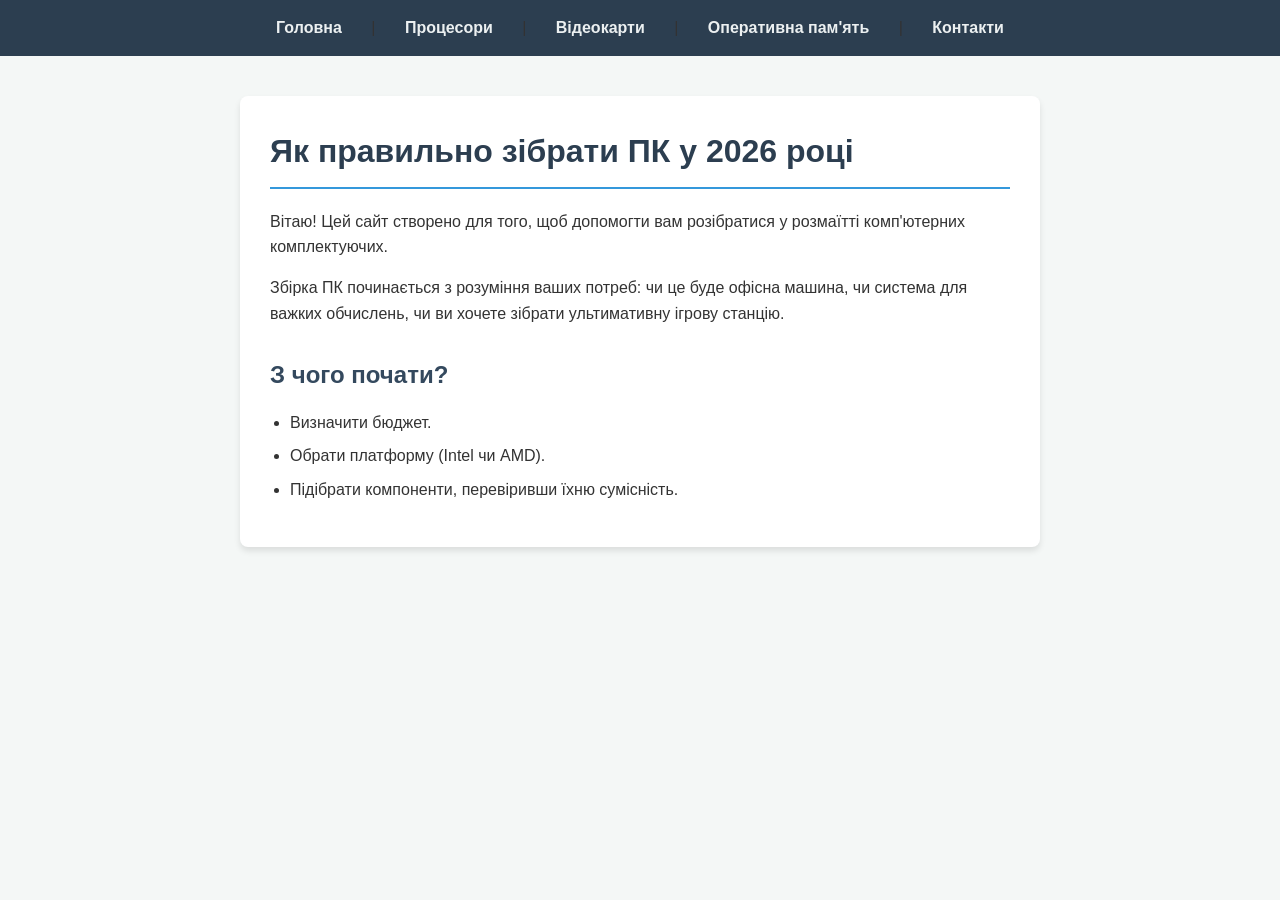
<file: index.html>
<!DOCTYPE html>
<html lang="uk">
<head>
    <meta charset="UTF-8">
    <title>Гід з вибору комп'ютерних комплектуючих</title>
    <link rel="stylesheet" href="style.css">
</head>
<body>

    <nav>
        <a href="index.html">Головна</a> |
        <a href="cpu.html">Процесори</a> |
        <a href="gpu.html">Відеокарти</a> |
        <a href="ram.html">Оперативна пам'ять</a> |
        <a href="contacts.html">Контакти</a>
    </nav>

    <hr> <main>
        <h1>Як правильно зібрати ПК у 2026 році</h1>
        <p>Вітаю! Цей сайт створено для того, щоб допомогти вам розібратися у розмаїтті комп'ютерних комплектуючих.</p>
        <p>Збірка ПК починається з розуміння ваших потреб: чи це буде офісна машина, чи система для важких обчислень, чи ви хочете зібрати ультимативну ігрову станцію.</p>
        <h2>З чого почати?</h2>
        <ul>
            <li>Визначити бюджет.</li>
            <li>Обрати платформу (Intel чи AMD).</li>
            <li>Підібрати компоненти, перевіривши їхню сумісність.</li>
        </ul>
    </main>

</body>
</html>
</file>
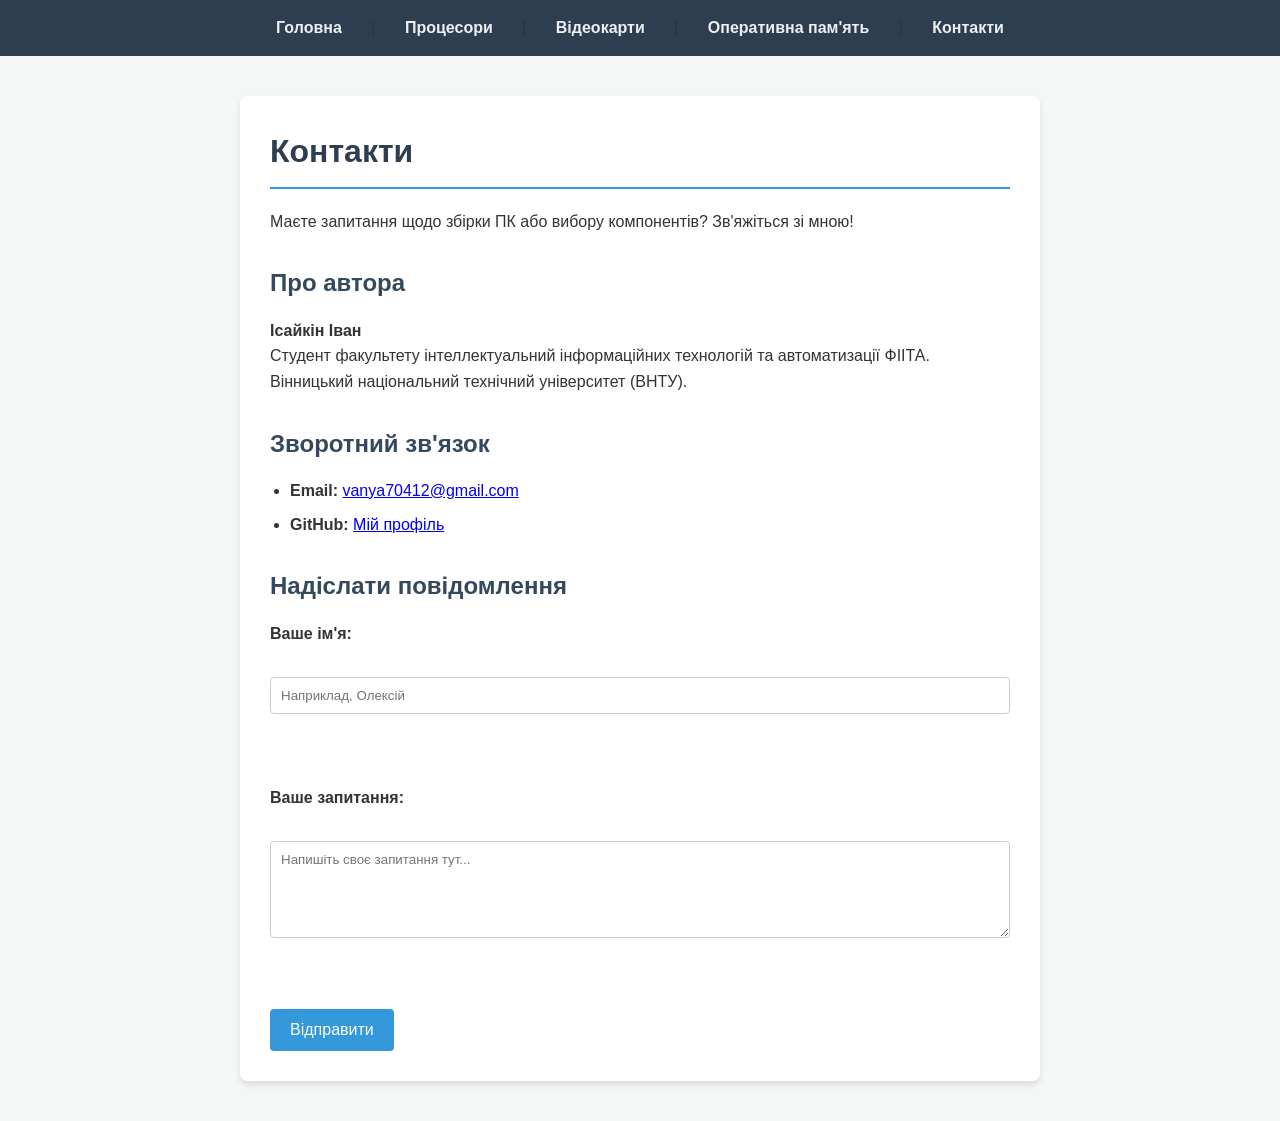
<file: contacts.html>
<!DOCTYPE html>
<html lang="uk">
<head>
    <meta charset="UTF-8">
    <title>Контакти - Гід з вибору комплектуючих</title>
    <link rel="stylesheet" href="style.css">
</head>
<body>

    <nav>
        <a href="index.html">Головна</a> |
        <a href="cpu.html">Процесори</a> |
        <a href="gpu.html">Відеокарти</a> |
        <a href="ram.html">Оперативна пам'ять</a> |
        <a href="contacts.html">Контакти</a>
    </nav>

    <hr>

    <main>
        <h1>Контакти</h1>
        <p>Маєте запитання щодо збірки ПК або вибору компонентів? Зв'яжіться зі мною!</p>

        <h2>Про автора</h2>
        <p><strong>Ісайкін Іван</strong><br>
        Студент факультету інтеллектуальний інформаційних технологій та автоматизації ФІІТА.<br>
        Вінницький національний технічний університет (ВНТУ).</p>

        <h2>Зворотний зв'язок</h2>
        <ul>
            <li><strong>Email:</strong> <a href="mailto:vanya70412@gmail.com">vanya70412@gmail.com</a>
            <li><strong>GitHub:</strong> <a href="https://github.com/vanya70412-cpu">Мій профіль</a></li>
        </ul>

        <h2>Надіслати повідомлення</h2>
        <form action="#" method="post">
            <label for="name">Ваше ім'я:</label><br>
            <input type="text" id="name" name="name" placeholder="Наприклад, Олексій" required><br><br>

            <label for="message">Ваше запитання:</label><br>
            <textarea id="message" name="message" rows="5" cols="40" placeholder="Напишіть своє запитання тут..." required></textarea><br><br>

            <input type="submit" value="Відправити">
        </form>
    </main>

</body>
</html>
</file>
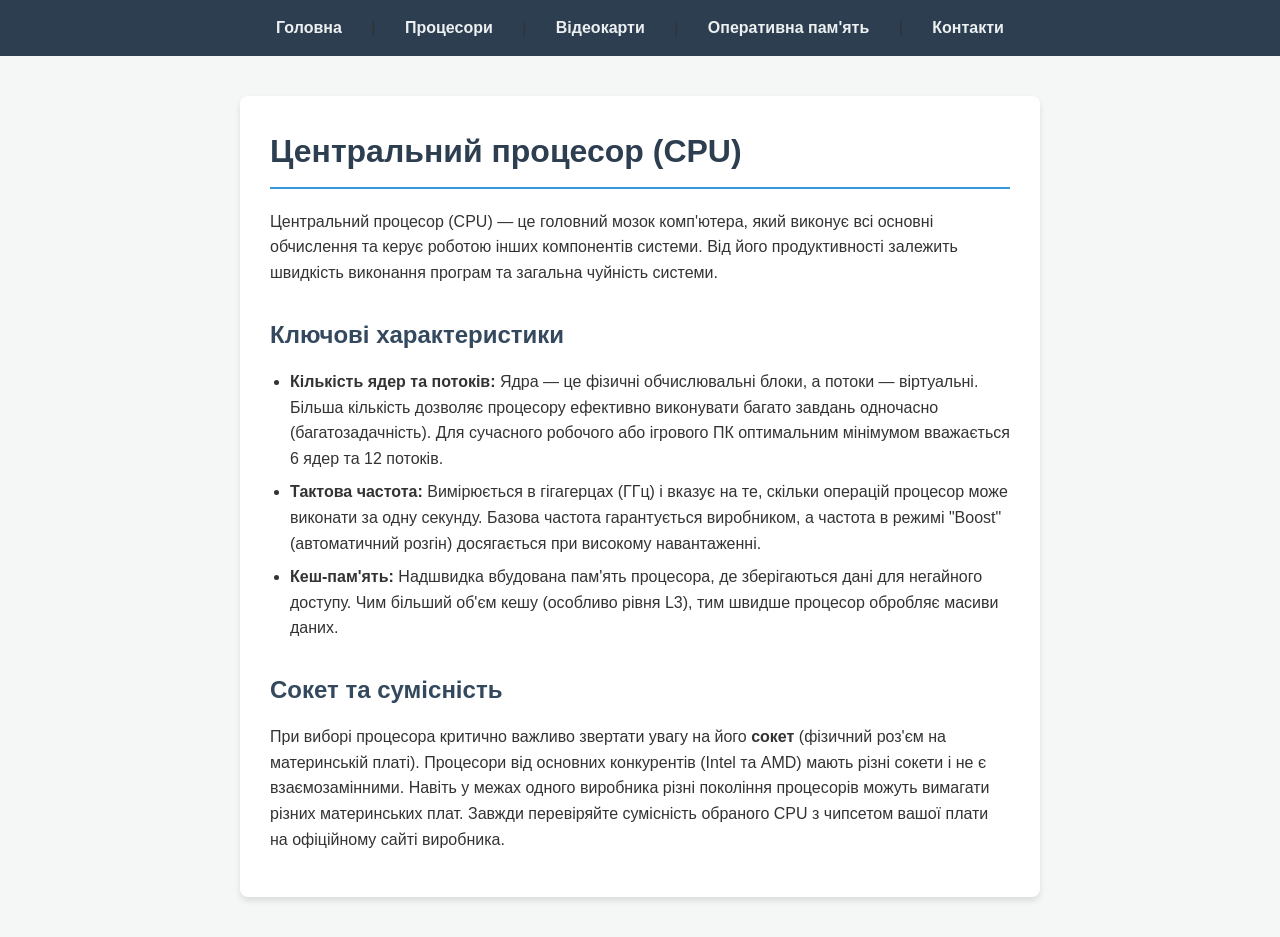
<file: cpu.html>
<!DOCTYPE html>
<html lang="uk">
<head>
    <meta charset="UTF-8">
    <title>Процесори - Гід з вибору комплектуючих</title>
    <link rel="stylesheet" href="style.css">
</head>
<body>

    <nav>
        <a href="index.html">Головна</a> |
        <a href="cpu.html">Процесори</a> |
        <a href="gpu.html">Відеокарти</a> |
        <a href="ram.html">Оперативна пам'ять</a> |
        <a href="contacts.html">Контакти</a>
    </nav>

    <hr>

    <main>
        <h1>Центральний процесор (CPU)</h1>
        <p>Центральний процесор (CPU) — це головний мозок комп'ютера, який виконує всі основні обчислення та керує роботою інших компонентів системи. Від його продуктивності залежить швидкість виконання програм та загальна чуйність системи.</p>

        <h2>Ключові характеристики</h2>
        <ul>
            <li><strong>Кількість ядер та потоків:</strong> Ядра — це фізичні обчислювальні блоки, а потоки — віртуальні. Більша кількість дозволяє процесору ефективно виконувати багато завдань одночасно (багатозадачність). Для сучасного робочого або ігрового ПК оптимальним мінімумом вважається 6 ядер та 12 потоків.</li>
            <li><strong>Тактова частота:</strong> Вимірюється в гігагерцах (ГГц) і вказує на те, скільки операцій процесор може виконати за одну секунду. Базова частота гарантується виробником, а частота в режимі "Boost" (автоматичний розгін) досягається при високому навантаженні.</li>
            <li><strong>Кеш-пам'ять:</strong> Надшвидка вбудована пам'ять процесора, де зберігаються дані для негайного доступу. Чим більший об'єм кешу (особливо рівня L3), тим швидше процесор обробляє масиви даних.</li>
        </ul>

        <h2>Сокет та сумісність</h2>
        <p>При виборі процесора критично важливо звертати увагу на його <strong>сокет</strong> (фізичний роз'єм на материнській платі). Процесори від основних конкурентів (Intel та AMD) мають різні сокети і не є взаємозамінними. Навіть у межах одного виробника різні покоління процесорів можуть вимагати різних материнських плат. Завжди перевіряйте сумісність обраного CPU з чипсетом вашої плати на офіційному сайті виробника.</p>
    </main>

</body>
</html>
</file>
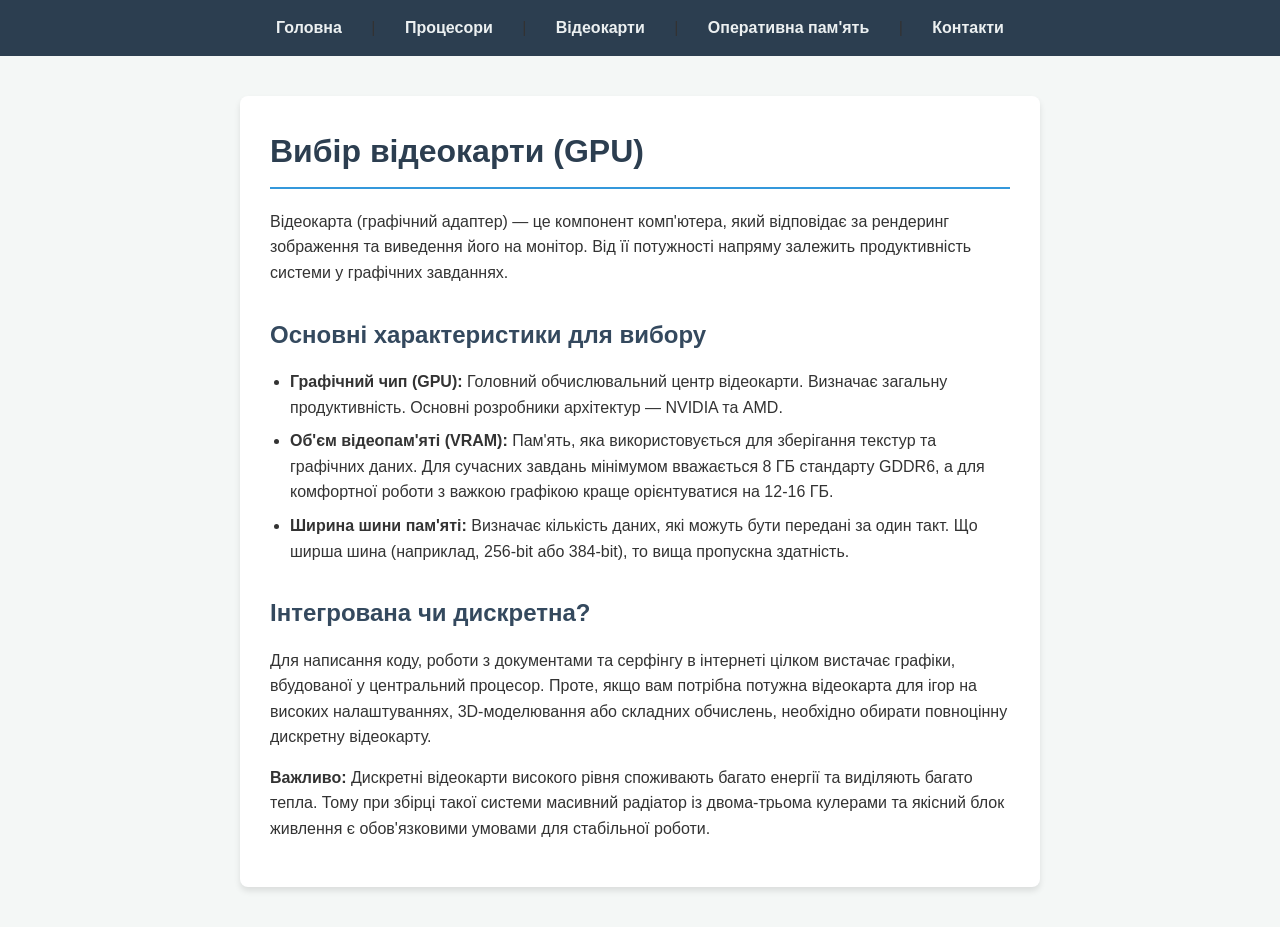
<file: gpu.html>
<!DOCTYPE html>
<html lang="uk">
<head>
    <meta charset="UTF-8">
    <title>Відеокарти - Гід з вибору комплектуючих</title>
    <link rel="stylesheet" href="style.css">
</head>
<body>

    <nav>
        <a href="index.html">Головна</a> |
        <a href="cpu.html">Процесори</a> |
        <a href="gpu.html">Відеокарти</a> |
        <a href="ram.html">Оперативна пам'ять</a> |
        <a href="contacts.html">Контакти</a>
    </nav>

    <hr>

    <main>
        <h1>Вибір відеокарти (GPU)</h1>
        <p>Відеокарта (графічний адаптер) — це компонент комп'ютера, який відповідає за рендеринг зображення та виведення його на монітор. Від її потужності напряму залежить продуктивність системи у графічних завданнях.</p>

        <h2>Основні характеристики для вибору</h2>
        <ul>
            <li><strong>Графічний чип (GPU):</strong> Головний обчислювальний центр відеокарти. Визначає загальну продуктивність. Основні розробники архітектур — NVIDIA та AMD.</li>
            <li><strong>Об'єм відеопам'яті (VRAM):</strong> Пам'ять, яка використовується для зберігання текстур та графічних даних. Для сучасних завдань мінімумом вважається 8 ГБ стандарту GDDR6, а для комфортної роботи з важкою графікою краще орієнтуватися на 12-16 ГБ.</li>
            <li><strong>Ширина шини пам'яті:</strong> Визначає кількість даних, які можуть бути передані за один такт. Що ширша шина (наприклад, 256-bit або 384-bit), то вища пропускна здатність.</li>
        </ul>

        <h2>Інтегрована чи дискретна?</h2>
        <p>Для написання коду, роботи з документами та серфінгу в інтернеті цілком вистачає графіки, вбудованої у центральний процесор. Проте, якщо вам потрібна потужна відеокарта для ігор на високих налаштуваннях, 3D-моделювання або складних обчислень, необхідно обирати повноцінну дискретну відеокарту.</p>
        <p><strong>Важливо:</strong> Дискретні відеокарти високого рівня споживають багато енергії та виділяють багато тепла. Тому при збірці такої системи масивний радіатор із двома-трьома кулерами та якісний блок живлення є обов'язковими умовами для стабільної роботи.</p>
    </main>

</body>
</html>
</file>
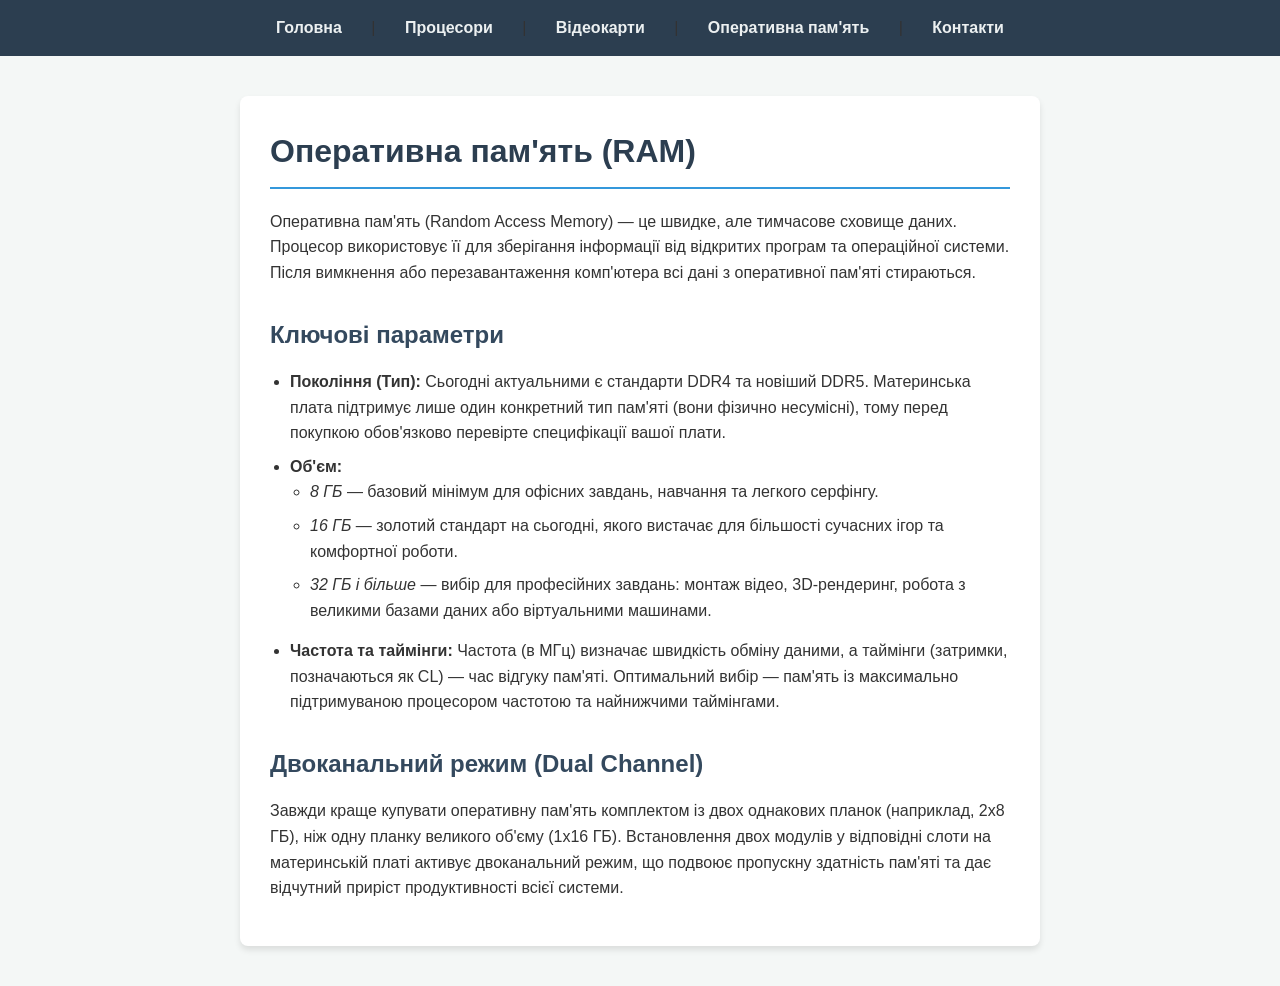
<file: ram.html>
<!DOCTYPE html>
<html lang="uk">
<head>
    <meta charset="UTF-8">
    <title>Оперативна пам'ять - Гід з вибору комплектуючих</title>
    <link rel="stylesheet" href="style.css">
</head>
<body>

    <nav>
        <a href="index.html">Головна</a> |
        <a href="cpu.html">Процесори</a> |
        <a href="gpu.html">Відеокарти</a> |
        <a href="ram.html">Оперативна пам'ять</a> |
        <a href="contacts.html">Контакти</a>
    </nav>

    <hr>

    <main>
        <h1>Оперативна пам'ять (RAM)</h1>
        <p>Оперативна пам'ять (Random Access Memory) — це швидке, але тимчасове сховище даних. Процесор використовує її для зберігання інформації від відкритих програм та операційної системи. Після вимкнення або перезавантаження комп'ютера всі дані з оперативної пам'яті стираються.</p>

        <h2>Ключові параметри</h2>
        <ul>
            <li><strong>Покоління (Тип):</strong> Сьогодні актуальними є стандарти DDR4 та новіший DDR5. Материнська плата підтримує лише один конкретний тип пам'яті (вони фізично несумісні), тому перед покупкою обов'язково перевірте специфікації вашої плати.</li>
            <li><strong>Об'єм:</strong>
                <ul>
                    <li><em>8 ГБ</em> — базовий мінімум для офісних завдань, навчання та легкого серфінгу.</li>
                    <li><em>16 ГБ</em> — золотий стандарт на сьогодні, якого вистачає для більшості сучасних ігор та комфортної роботи.</li>
                    <li><em>32 ГБ і більше</em> — вибір для професійних завдань: монтаж відео, 3D-рендеринг, робота з великими базами даних або віртуальними машинами.</li>
                </ul>
            </li>
            <li><strong>Частота та таймінги:</strong> Частота (в МГц) визначає швидкість обміну даними, а таймінги (затримки, позначаються як CL) — час відгуку пам'яті. Оптимальний вибір — пам'ять із максимально підтримуваною процесором частотою та найнижчими таймінгами.</li>
        </ul>

        <h2>Двоканальний режим (Dual Channel)</h2>
        <p>Завжди краще купувати оперативну пам'ять комплектом із двох однакових планок (наприклад, 2х8 ГБ), ніж одну планку великого об'єму (1х16 ГБ). Встановлення двох модулів у відповідні слоти на материнській платі активує двоканальний режим, що подвоює пропускну здатність пам'яті та дає відчутний приріст продуктивності всієї системи.</p>
    </main>

</body>
</html>
</file>
<file: style.css>
/* 1. Скидання налаштувань (Reset)
   Різні браузери мають різні відступи за замовчуванням.
   Цей блок обнуляє їх для повного контролю над макетом. */
* {
    margin: 0;
    padding: 0;
    box-sizing: border-box; /* Розміри елемента включатимуть його внутрішні відступи (padding) та рамки (border) */
}

/* 2. Базова типографіка та фон */
body {
    font-family: 'Segoe UI', Tahoma, Geneva, Verdana, sans-serif;
    line-height: 1.6;
    color: #333333;
    background-color: #f4f7f6;
}

/* 3. Головний контейнер (Layout)
   Центрує контент та обмежує його максимальну ширину для зручності читання. */
main {
    max-width: 800px;
    margin: 40px auto;
    padding: 30px;
    background-color: #ffffff;
    border-radius: 8px;
    box-shadow: 0 4px 6px rgba(0, 0, 0, 0.1);
}

/* 4. Навігація
   Перетворюємо звичайні текстові посилання на повноцінне меню. */
nav {
    background-color: #2c3e50;
    padding: 15px 0;
    text-align: center;
}

nav a {
    color: #ecf0f1;
    text-decoration: none;
    font-weight: bold;
    padding: 10px 20px;
    margin: 0 5px;
    border-radius: 4px;
    transition: background-color 0.3s ease; /* Плавна анімація при наведенні */
}

nav a:hover {
    background-color: #34495e;
}

/* Приховуємо стандартну горизонтальну лінію, оскільки дизайн навігації тепер візуально відокремлений */
hr {
    display: none;
}

/* 5. Заголовки та текст */
h1 {
    color: #2c3e50;
    border-bottom: 2px solid #3498db;
    padding-bottom: 10px;
    margin-bottom: 20px;
}

h2 {
    color: #34495e;
    margin-top: 30px;
    margin-bottom: 15px;
}

p, ul {
    margin-bottom: 15px;
}

ul {
    padding-left: 20px;
}

li {
    margin-bottom: 8px;
}

/* 6. Стилізація форми на сторінці контактів */
form {
    display: flex;
    flex-direction: column;
}

label {
    font-weight: bold;
    margin-bottom: 5px;
}

input[type="text"],
textarea {
    width: 100%;
    padding: 10px;
    margin-bottom: 20px;
    border: 1px solid #ccc;
    border-radius: 4px;
    font-family: inherit;
}

input[type="submit"] {
    background-color: #3498db;
    color: white;
    border: none;
    padding: 12px 20px;
    font-size: 16px;
    border-radius: 4px;
    cursor: pointer;
    transition: background-color 0.3s ease;
    align-self: flex-start;
}

input[type="submit"]:hover {
    background-color: #2980b9;
}
</file>
